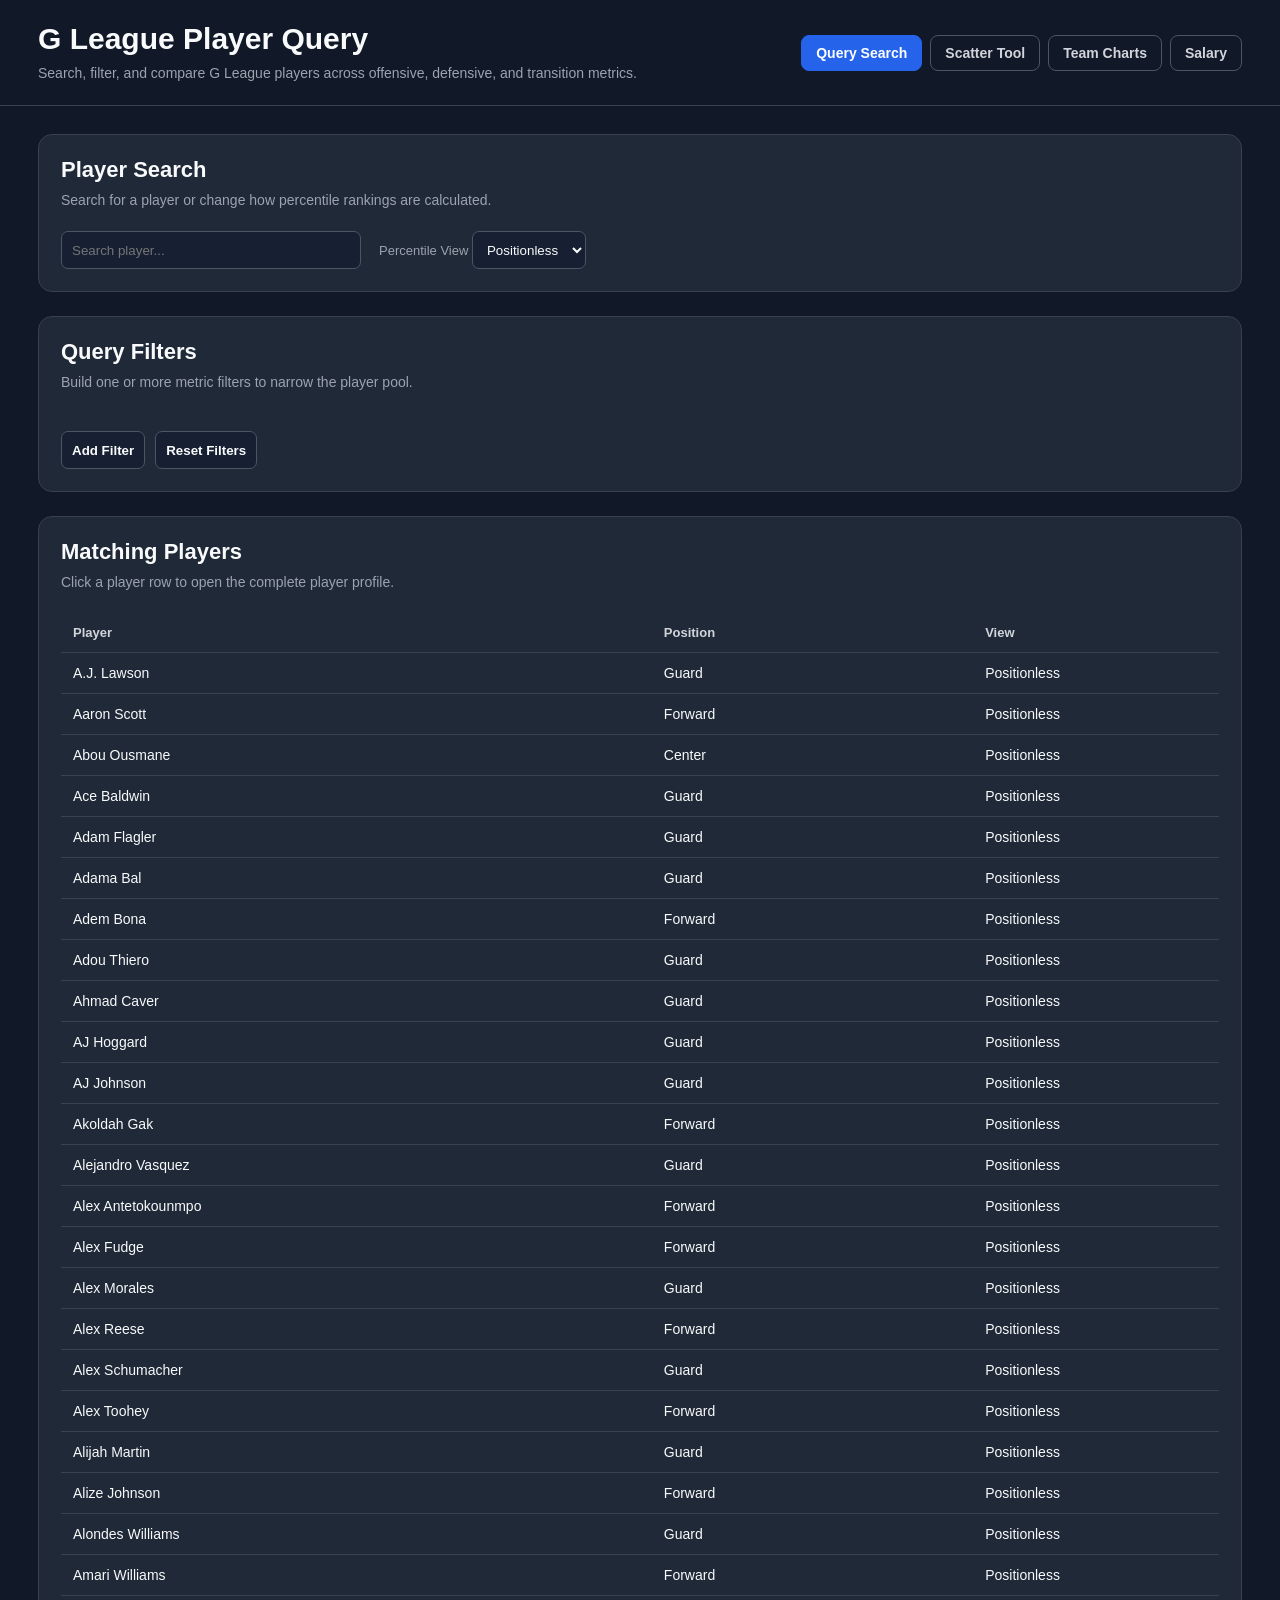
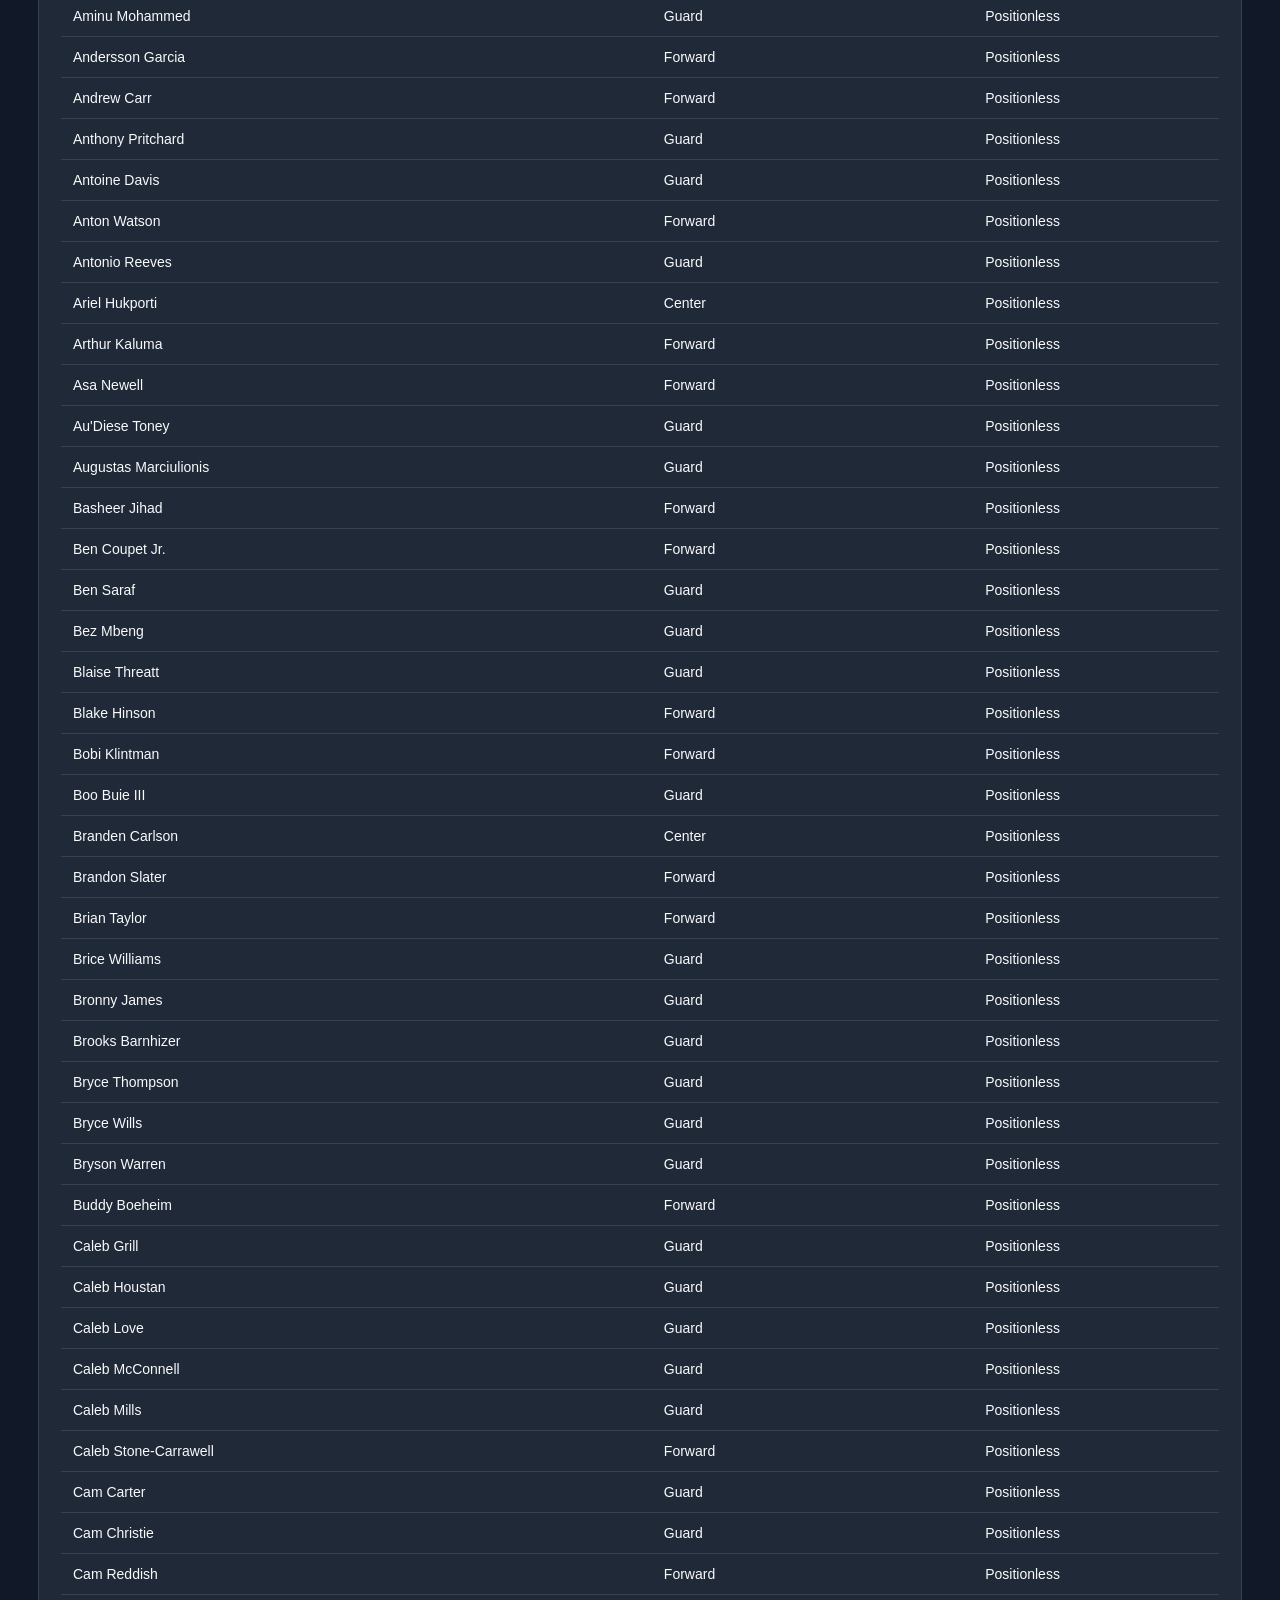
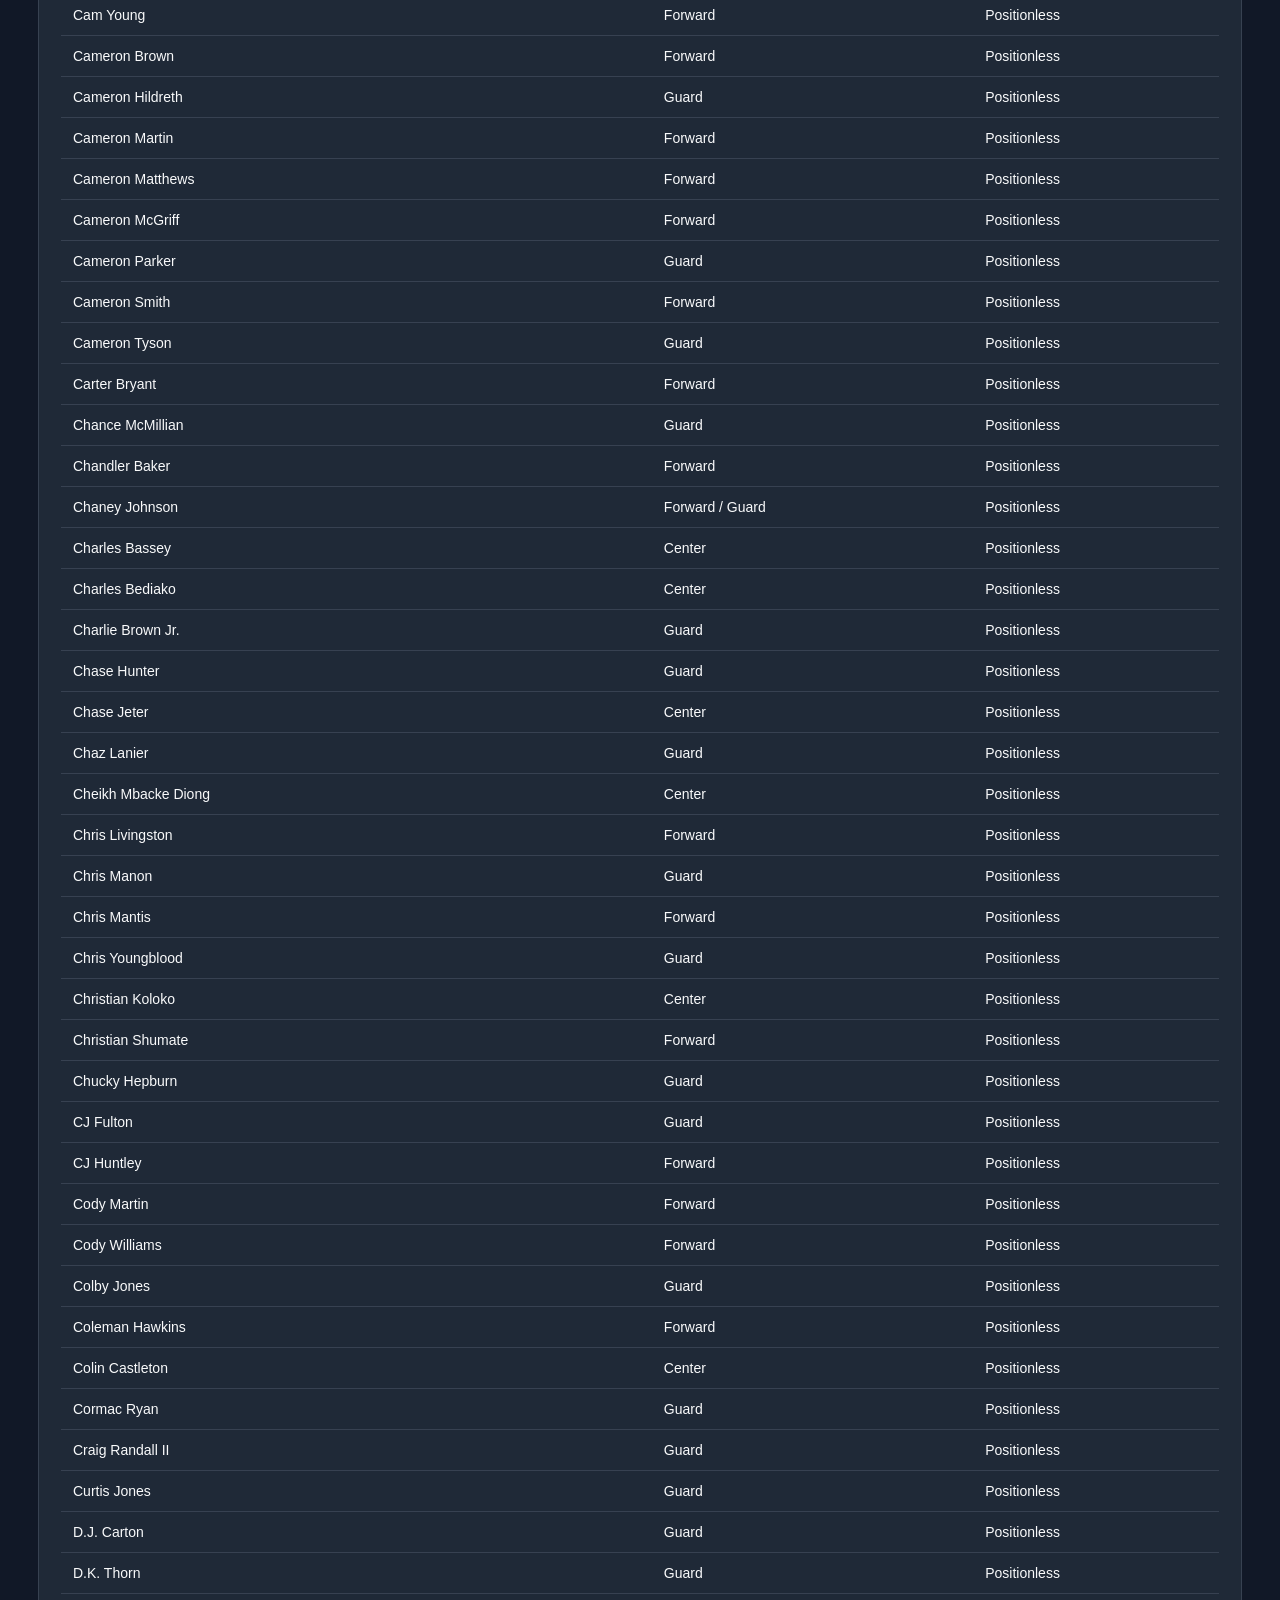
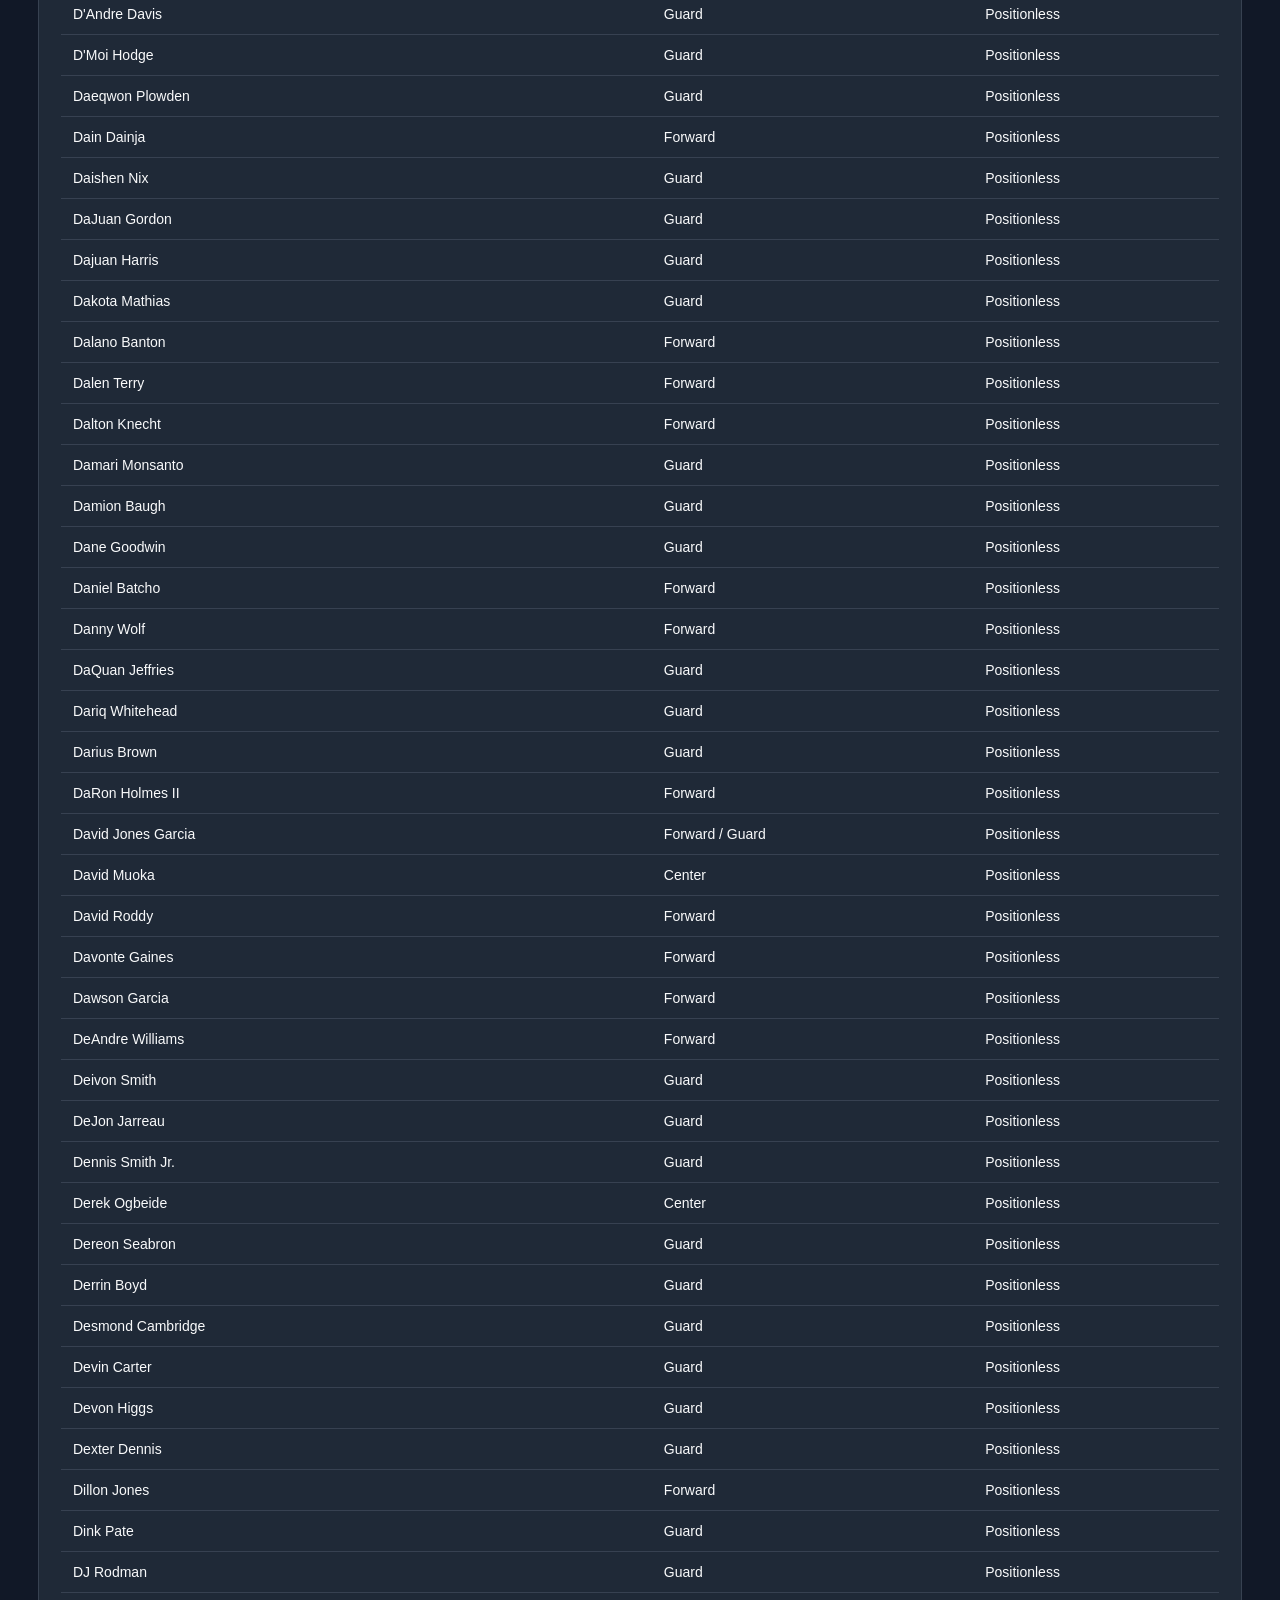
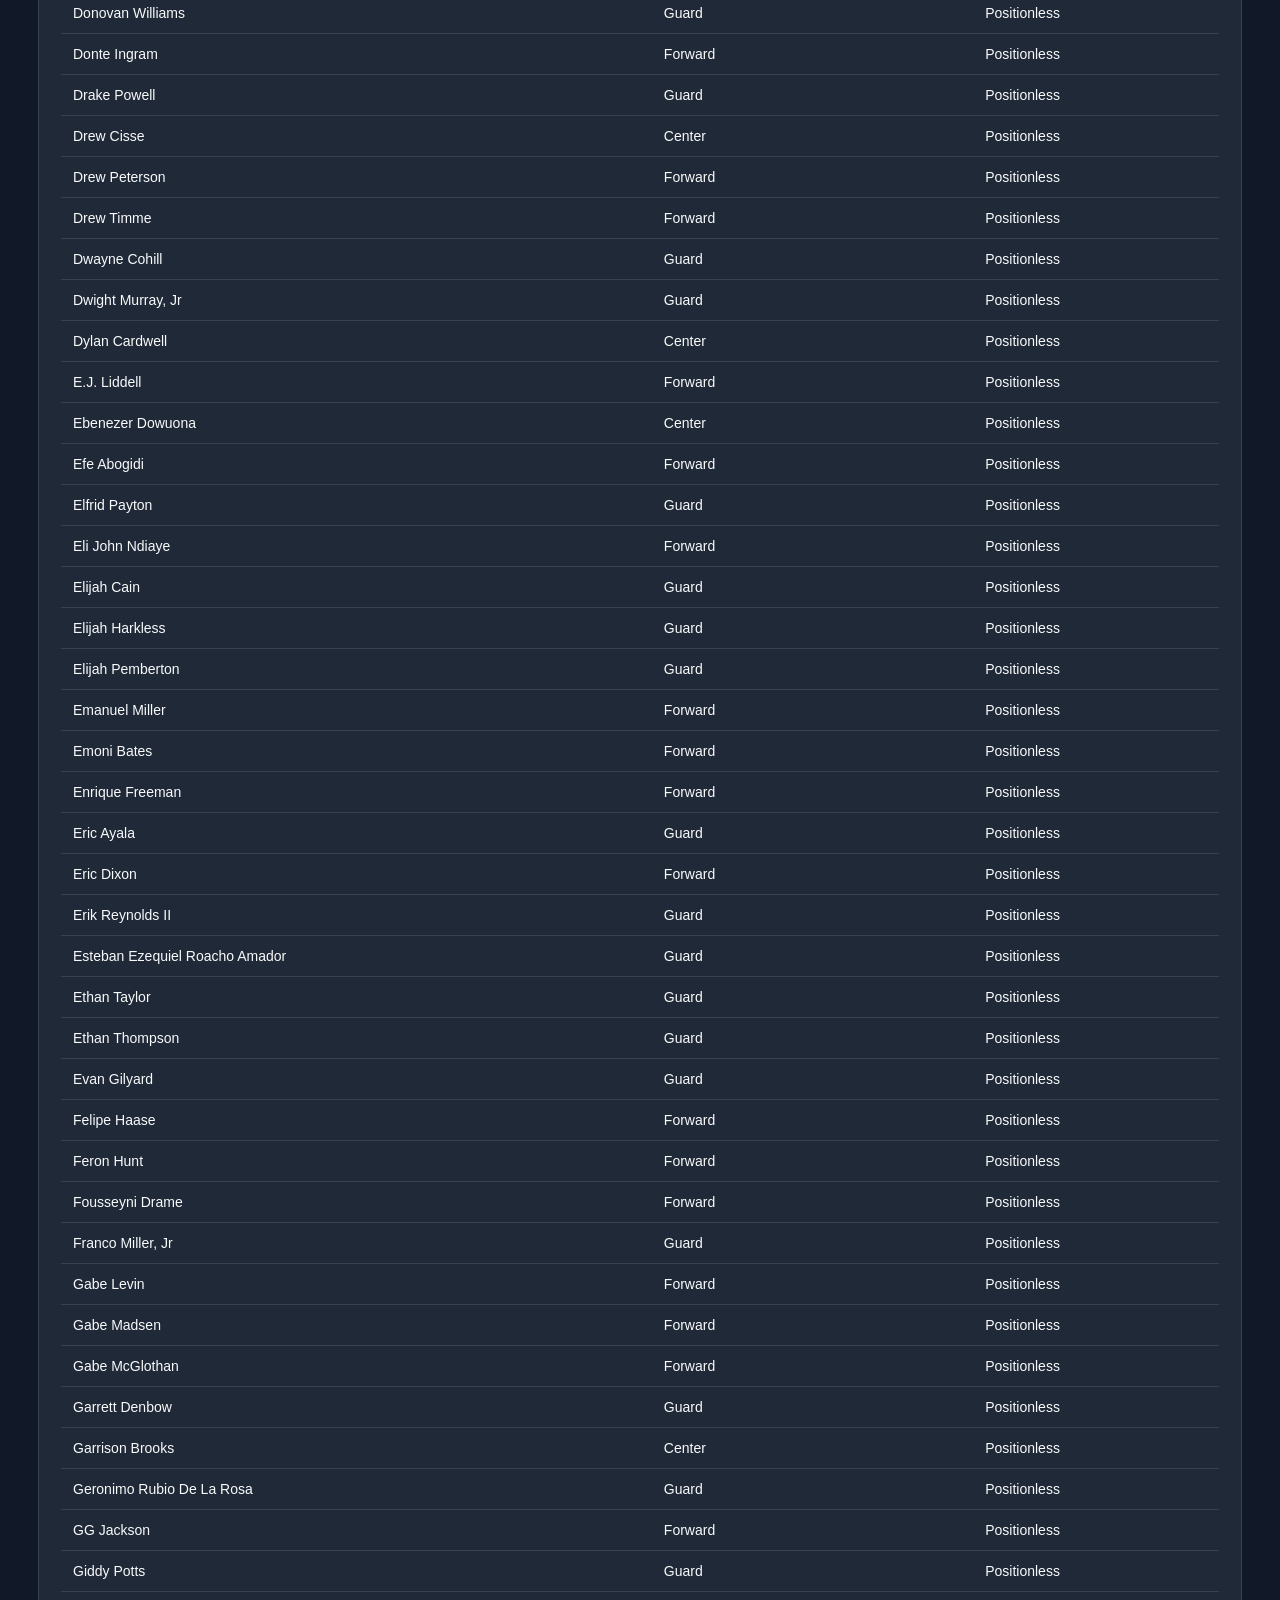
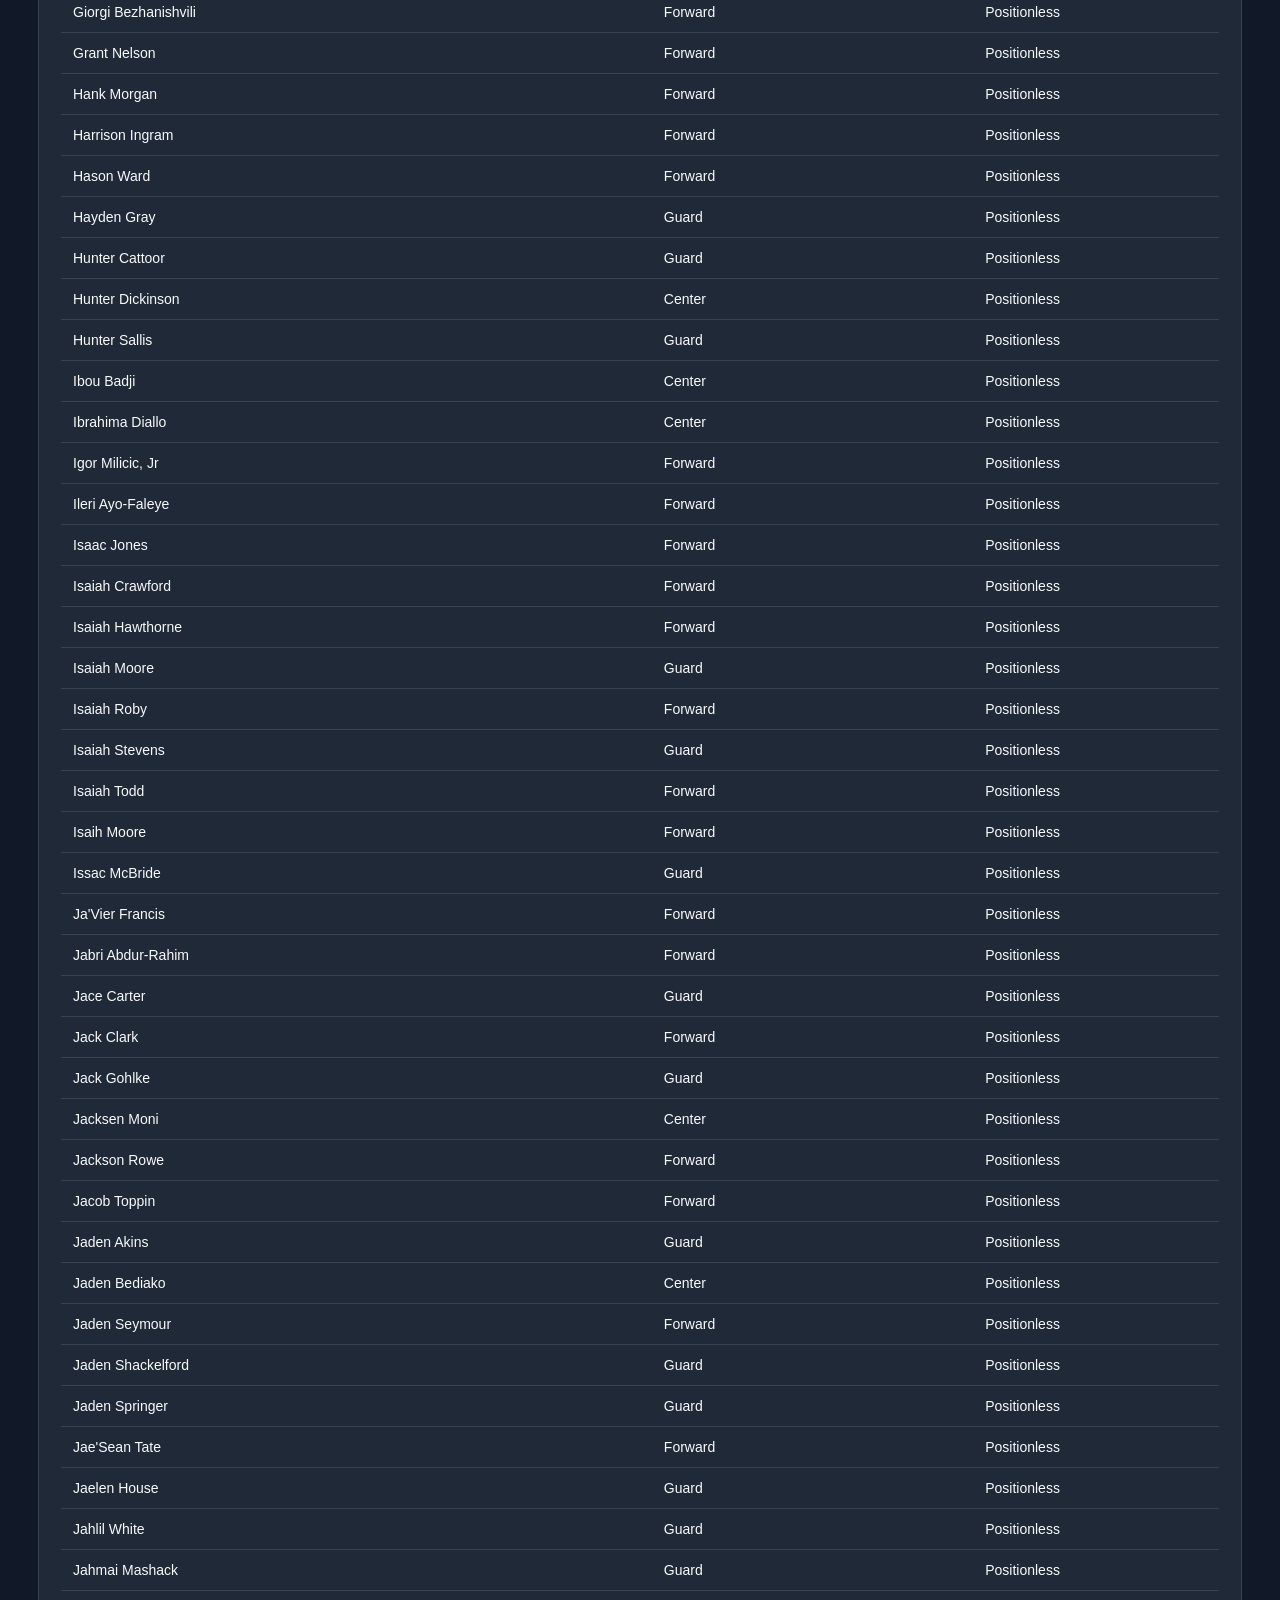
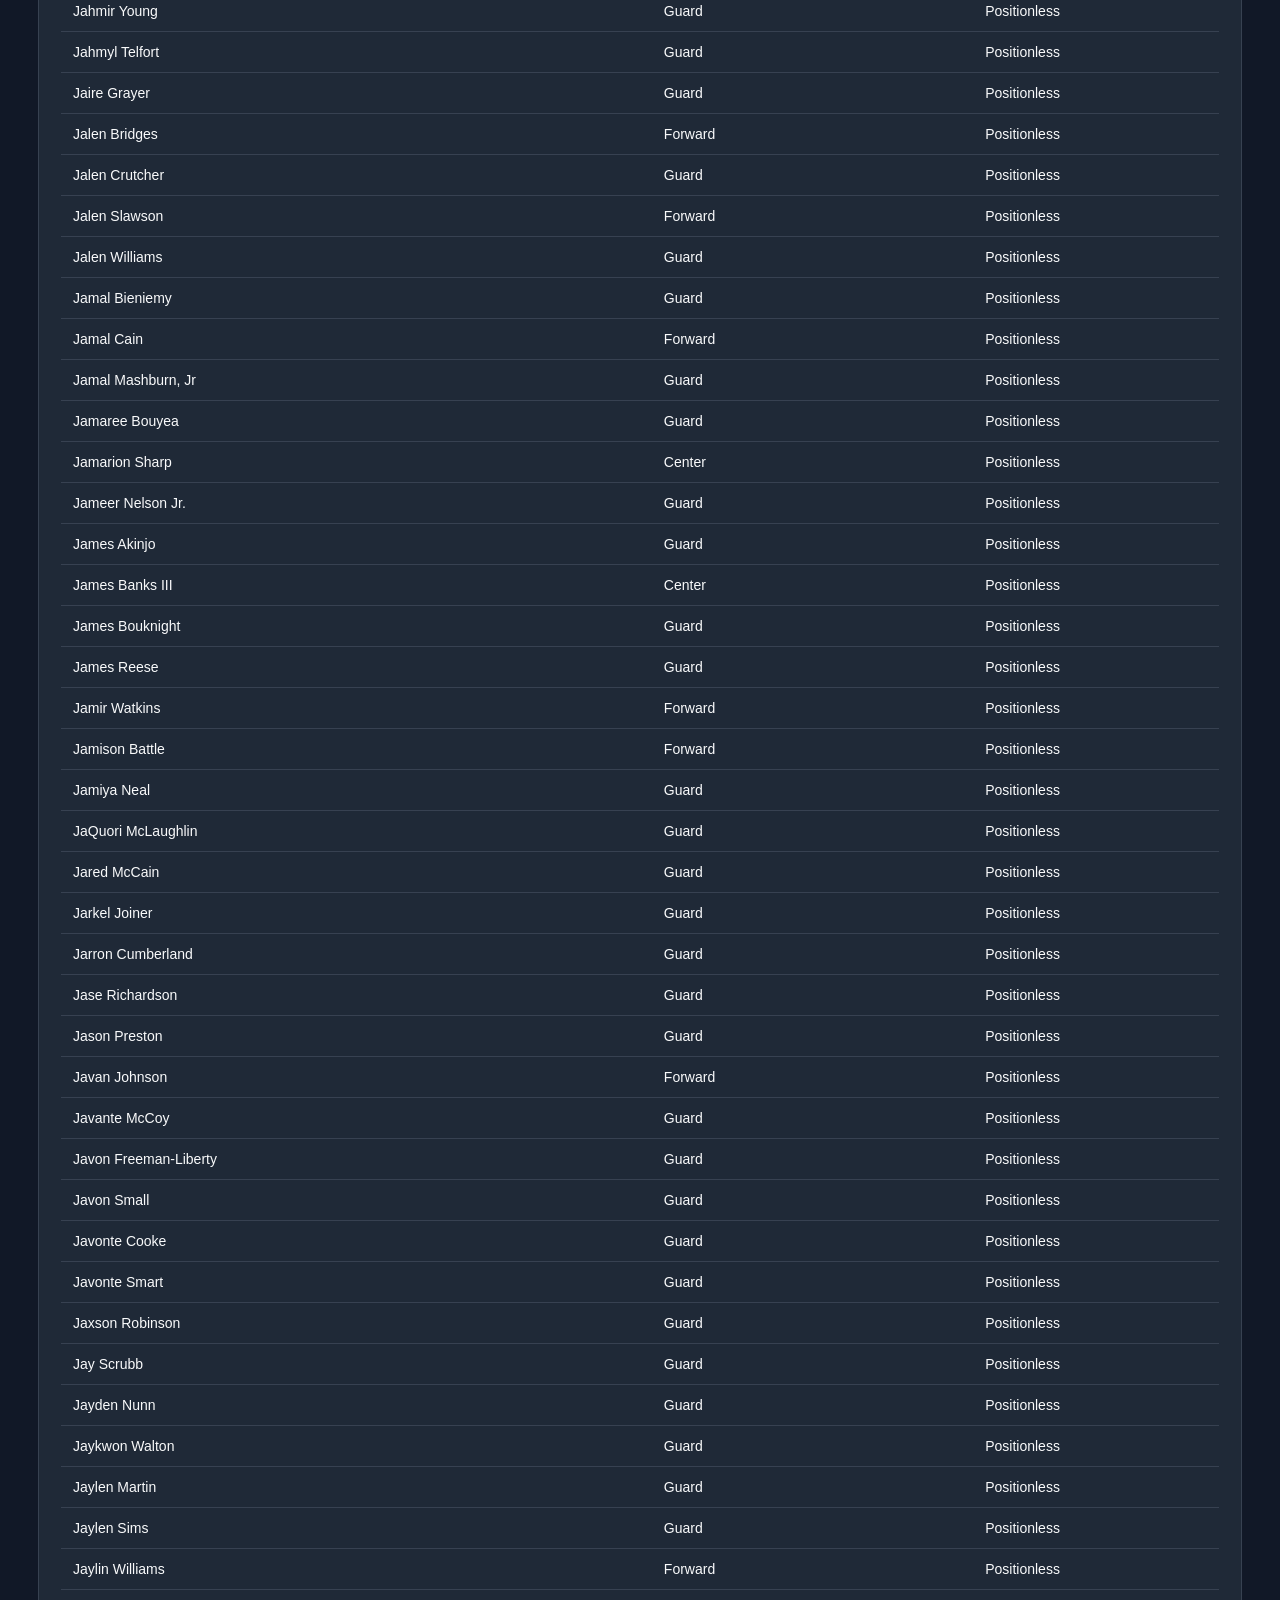
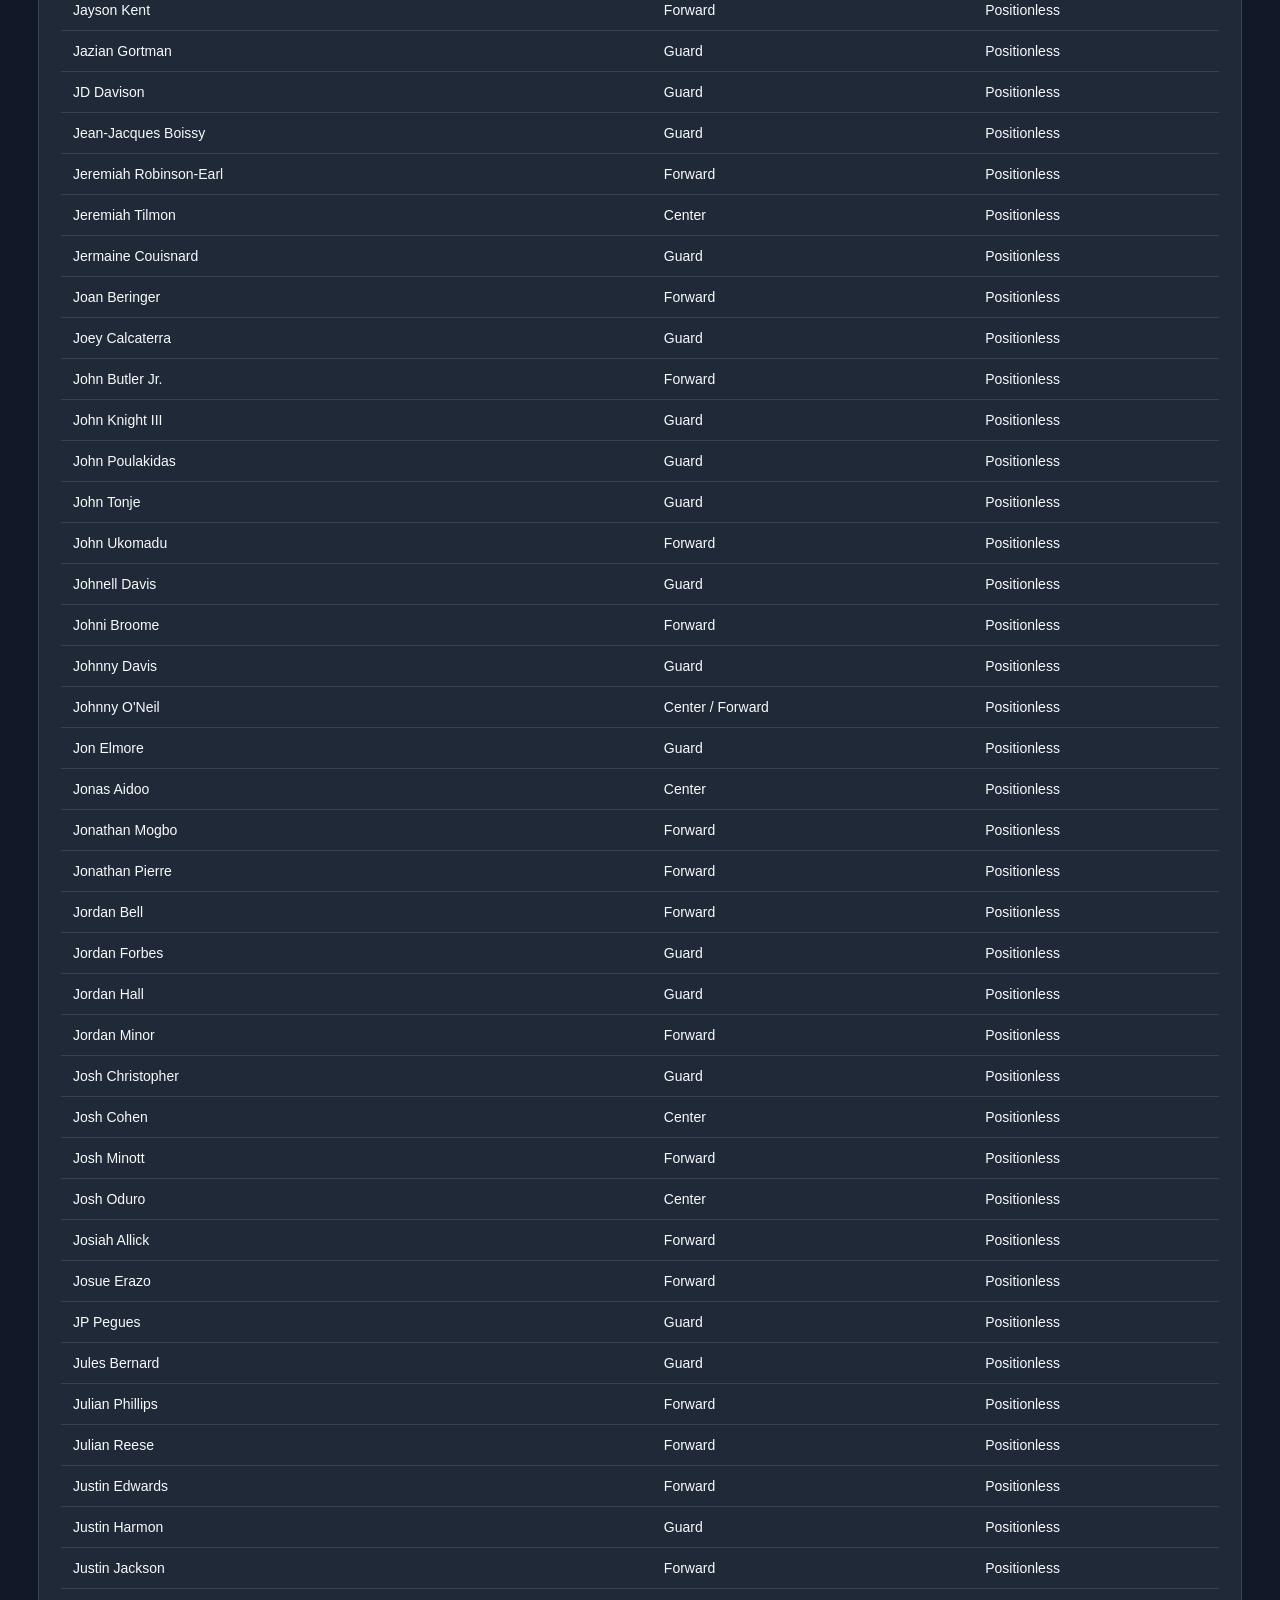
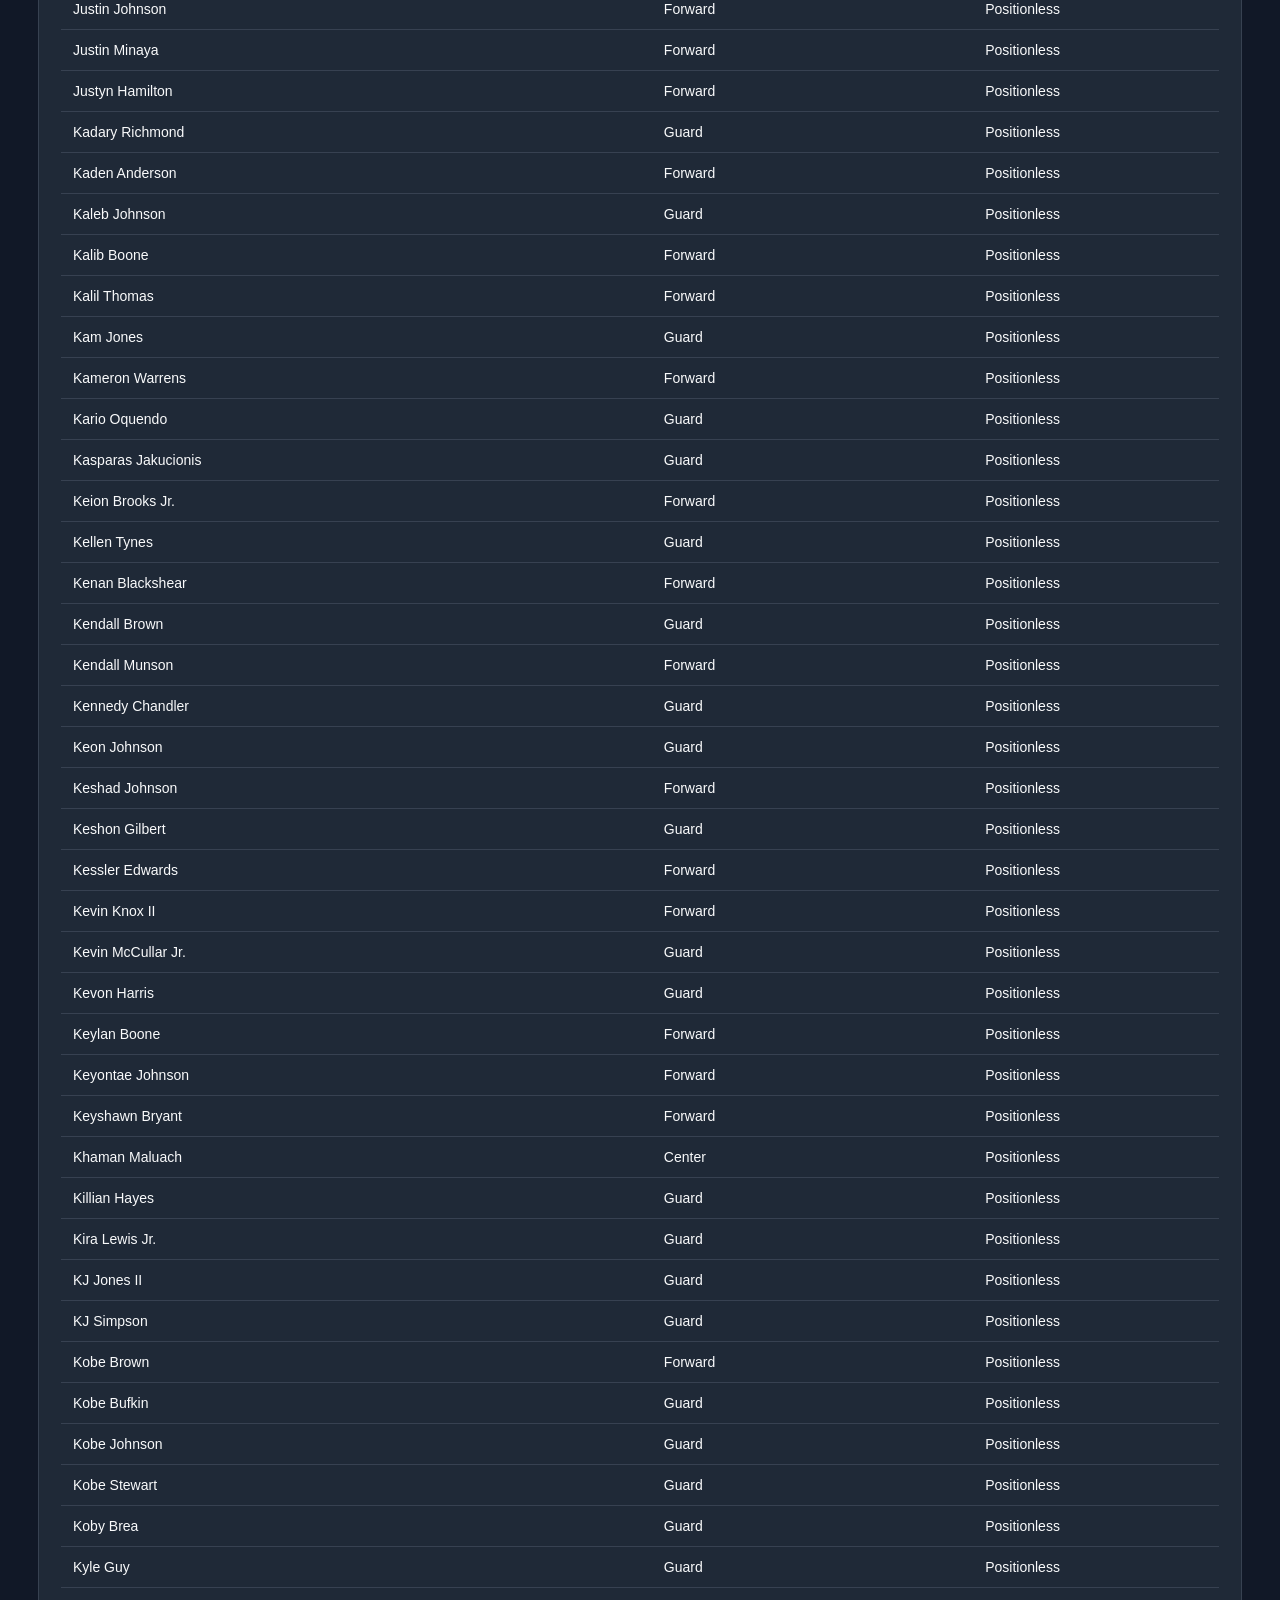
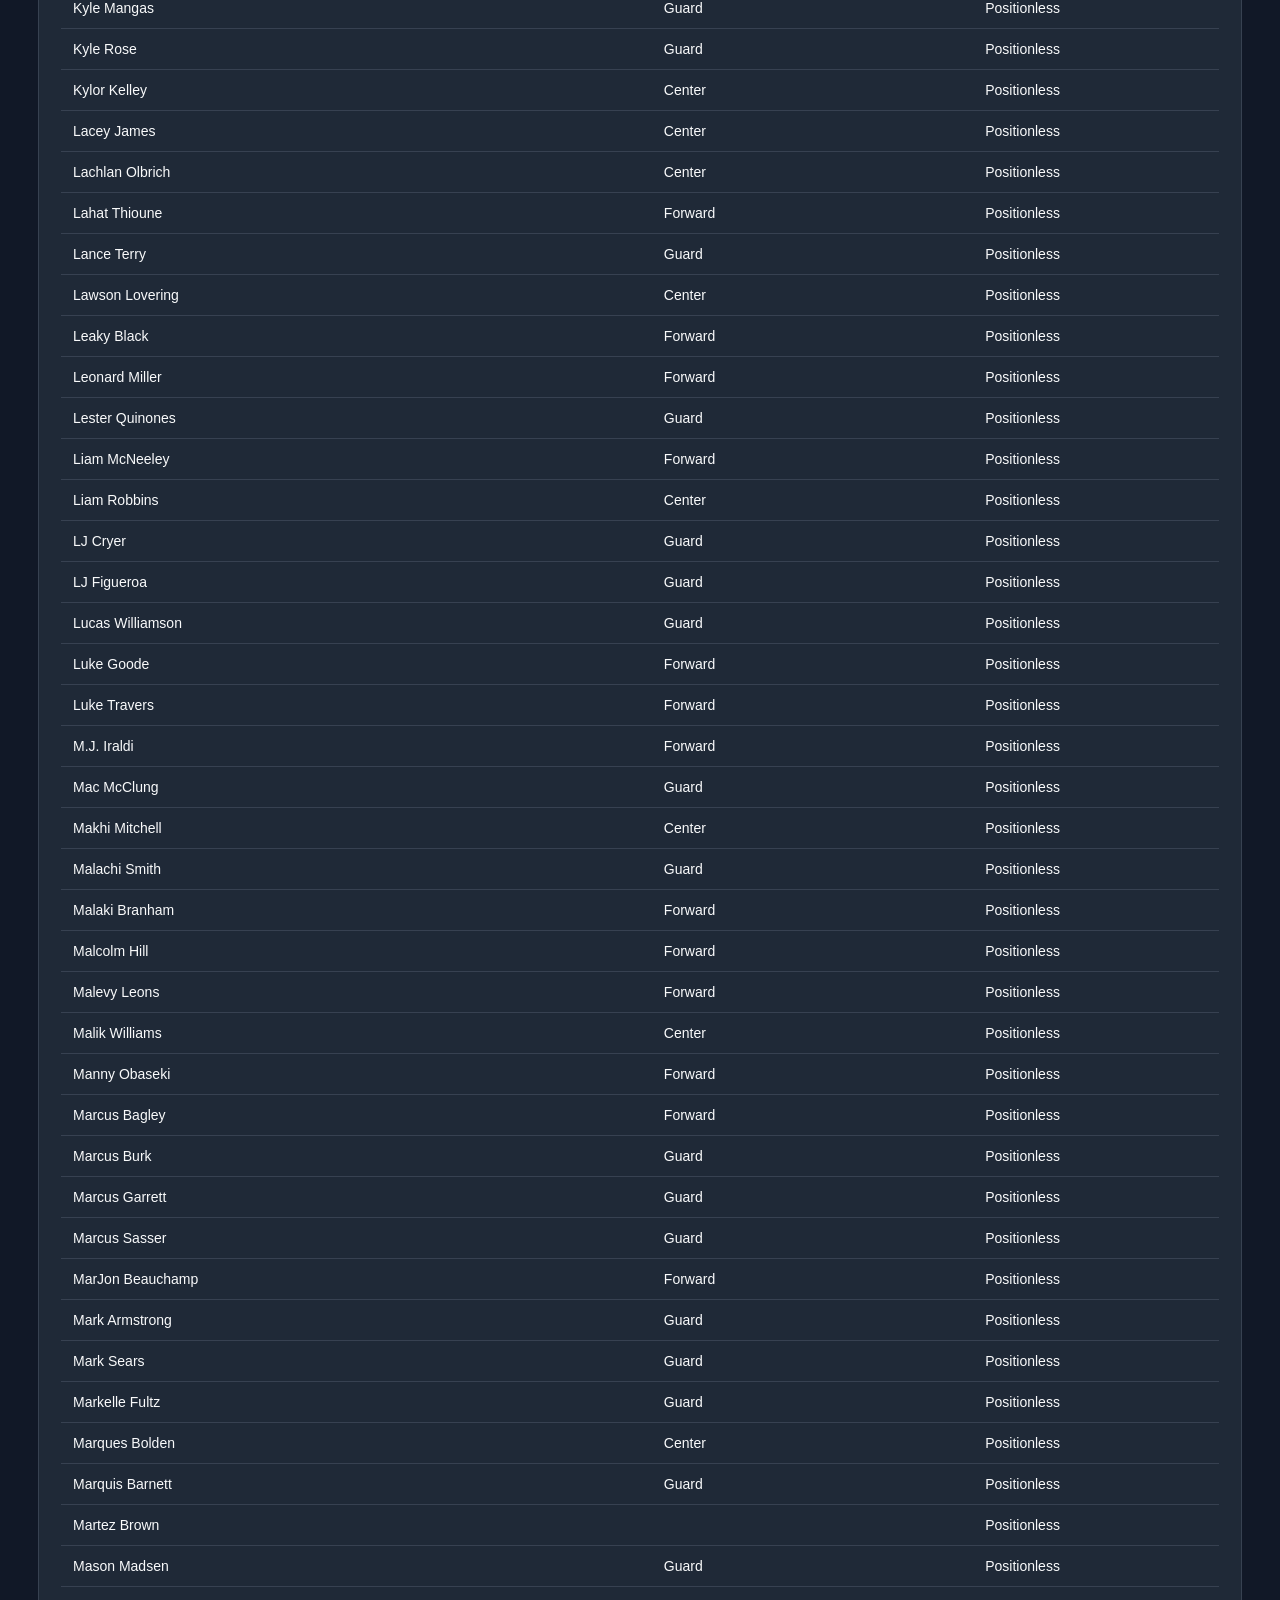
<file: docs/index.html>
<!DOCTYPE html>
<html lang="en">
<head>
    <meta charset="UTF-8">
    <meta name="viewport" content="width=device-width, initial-scale=1.0">

    <title>G League Player Query Dashboard</title>

    <link rel="stylesheet" href="style.css">
</head>

<body>

<header class="page-header">
    <div>
        <h1>G League Player Query</h1>
        <p>
            Search, filter, and compare G League players across
            offensive, defensive, and transition metrics.
        </p>
    </div>

  <nav class="dashboard-nav">

    <a
        href="index.html"
        class="dashboard-nav-link active"
    >
        Query Search
    </a>

    <a
        href="scatter.html"
        class="dashboard-nav-link"
    >
        Scatter Tool
    </a>

    <a
        href="team-charts.html"
        class="dashboard-nav-link"
    >
        Team Charts
    </a>

    <a
        href="salary/"
        class="dashboard-nav-link"
    >
        Salary
    </a>

</nav>
</header>

<main class="page-content">

    <section class="dashboard-card">

        <div class="section-heading">
            <div>
                <h2>Player Search</h2>

                <p>
                    Search for a player or change how percentile
                    rankings are calculated.
                </p>
            </div>
        </div>

        <div class="controls">
            <input
                id="searchInput"
                type="text"
                placeholder="Search player..."
            >

            <label>
                Percentile View

                <select id="percentileViewSelect">
                    <option value="positionless">
                        Positionless
                    </option>

                    <option value="position">
                        Position
                    </option>
                </select>
            </label>
        </div>

    </section>


    <section class="dashboard-card">

        <div class="section-heading">
            <div>
                <h2>Query Filters</h2>

                <p>
                    Build one or more metric filters to narrow
                    the player pool.
                </p>
            </div>
        </div>

        <div id="filters"></div>

        <div class="button-row">
            <button id="addFilterBtn">
                Add Filter
            </button>

            <button id="resetFiltersBtn">
                Reset Filters
            </button>
        </div>

    </section>


    <section class="dashboard-card">

        <div class="section-heading">
            <div>
                <h2>Matching Players</h2>

                <p>
                    Click a player row to open the complete
                    player profile.
                </p>
            </div>
        </div>

        <div class="table-scroll">
            <table id="playerTable">
                <thead></thead>
                <tbody></tbody>
            </table>
        </div>

    </section>

</main>

<script src="app.js?v=4"></script>

</body>
</html>
</file>
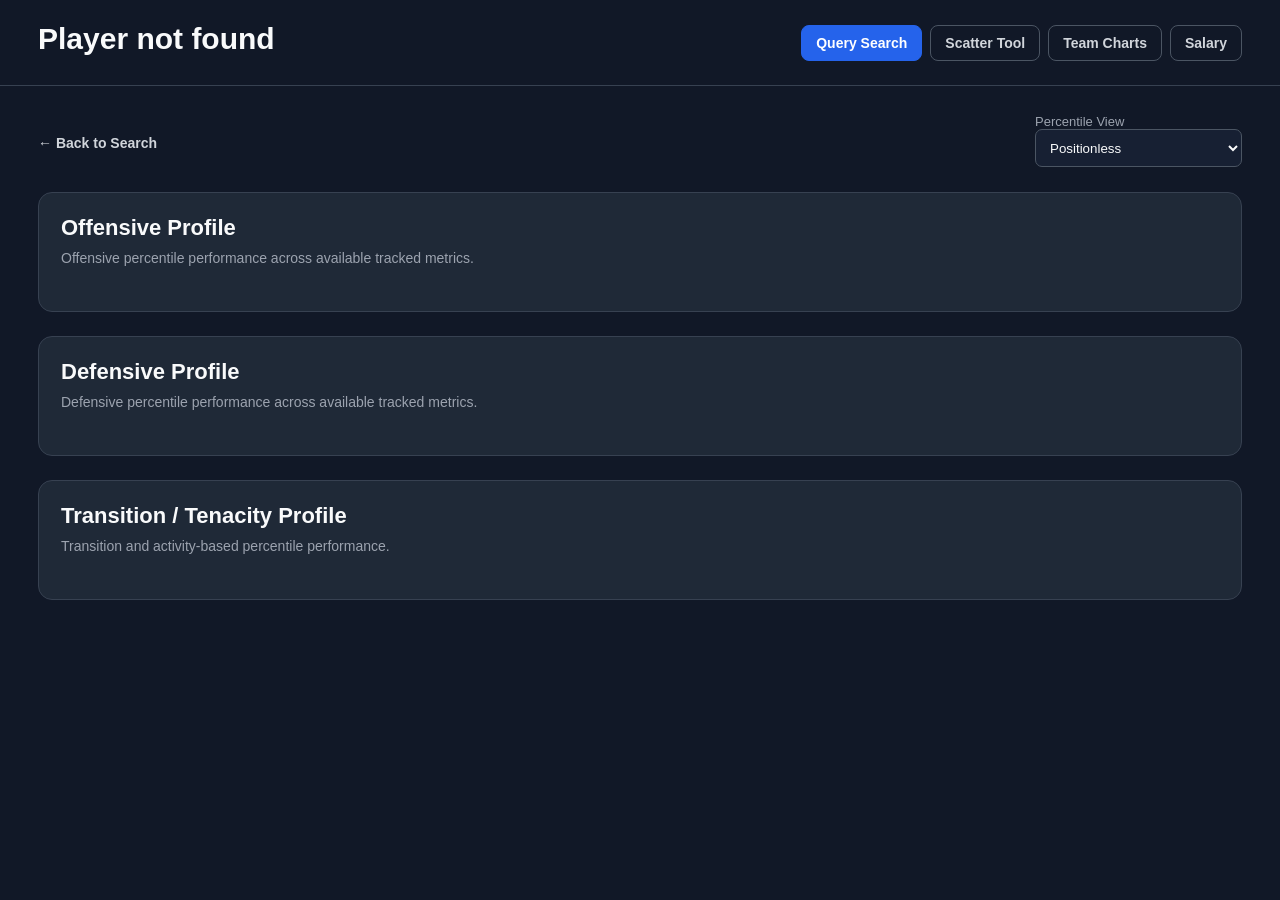
<file: docs/player.html>
<!DOCTYPE html>
<html lang="en">
<head>
    <meta charset="UTF-8">
    <meta name="viewport" content="width=device-width, initial-scale=1.0">

    <title>G League Player Profile</title>

    <link rel="stylesheet" href="style.css">
</head>

<body>

<header class="page-header">
    <div>
        <h1 id="playerName">
            Player Profile
        </h1>

        <p id="playerInfo">
            G League player percentile profile
        </p>
    </div>

  <nav class="dashboard-nav">

    <a
        href="index.html"
        class="dashboard-nav-link active"
    >
        Query Search
    </a>

    <a
        href="scatter.html"
        class="dashboard-nav-link"
    >
        Scatter Tool
    </a>

    <a
        href="team-charts.html"
        class="dashboard-nav-link"
    >
        Team Charts
    </a>

    <a
        href="salary/"
        class="dashboard-nav-link"
    >
        Salary
    </a>

</nav>
</header>

<main class="page-content">

    <div class="player-toolbar">

        <a
            href="index.html"
            class="back-link"
        >
            ← Back to Search
        </a>

        <div class="player-view-control">
            <label>
                Percentile View

                <select id="percentileViewSelect">
                    <option value="positionless">
                        Positionless
                    </option>

                    <option value="position">
                        Position
                    </option>
                </select>
            </label>
        </div>

    </div>


    <section class="dashboard-card player-profile-card">

        <div class="section-heading">
            <div>
                <h2>Offensive Profile</h2>

                <p>
                    Offensive percentile performance across
                    available tracked metrics.
                </p>
            </div>
        </div>

        <div
            id="offenseChart"
            class="chart"
        ></div>

    </section>


    <section class="dashboard-card player-profile-card">

        <div class="section-heading">
            <div>
                <h2>Defensive Profile</h2>

                <p>
                    Defensive percentile performance across
                    available tracked metrics.
                </p>
            </div>
        </div>

        <div
            id="defenseChart"
            class="chart"
        ></div>

    </section>


    <section class="dashboard-card player-profile-card">

        <div class="section-heading">
            <div>
                <h2>
                    Transition / Tenacity Profile
                </h2>

                <p>
                    Transition and activity-based percentile
                    performance.
                </p>
            </div>
        </div>

        <div
            id="transitionChart"
            class="chart"
        ></div>

    </section>

</main>

<script src="player.js"></script>

</body>
</html>
</file>
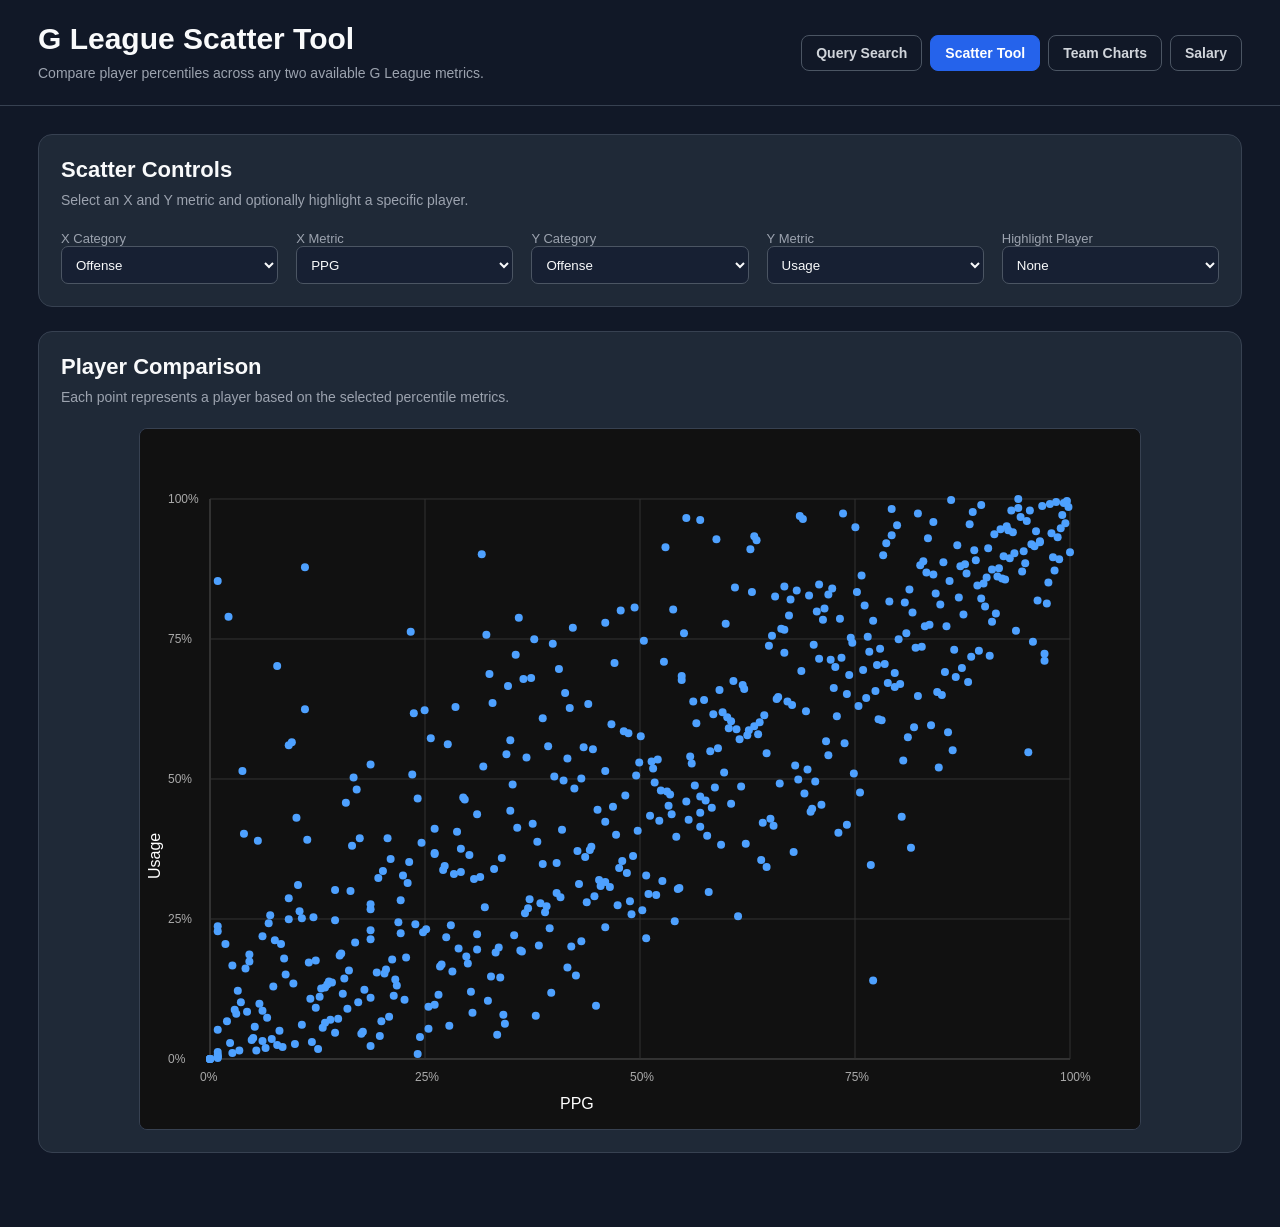
<file: docs/scatter.html>
<!DOCTYPE html>
<html lang="en">
<head>
    <meta charset="UTF-8">
    <meta name="viewport" content="width=device-width, initial-scale=1.0">

    <title>G League Scatter Tool</title>

    <link rel="stylesheet" href="style.css">
</head>

<body>

<header class="page-header">
    <div>
        <h1>G League Scatter Tool</h1>

        <p>
            Compare player percentiles across any two available
            G League metrics.
        </p>
    </div>

    <nav class="dashboard-nav">

    <a
        href="index.html"
        class="dashboard-nav-link"
    >
        Query Search
    </a>

    <a
        href="scatter.html"
        class="dashboard-nav-link active"
    >
        Scatter Tool
    </a>

    <a
        href="team-charts.html"
        class="dashboard-nav-link"
    >
        Team Charts
    </a>

    <a
        href="salary/"
        class="dashboard-nav-link"
    >
        Salary
    </a>

</nav>
</header>

<main class="page-content">

    <section class="dashboard-card">

        <div class="section-heading">
            <div>
                <h2>Scatter Controls</h2>

                <p>
                    Select an X and Y metric and optionally
                    highlight a specific player.
                </p>
            </div>
        </div>

        <div class="controls scatter-controls">

            <div>
                <label>X Category</label>
                <select id="xCategory"></select>
            </div>

            <div>
                <label>X Metric</label>
                <select id="xMetric"></select>
            </div>

            <div>
                <label>Y Category</label>
                <select id="yCategory"></select>
            </div>

            <div>
                <label>Y Metric</label>
                <select id="yMetric"></select>
            </div>

            <div>
                <label>Highlight Player</label>
                <select id="highlightPlayer"></select>
            </div>

        </div>

    </section>


    <section class="dashboard-card">

        <div class="section-heading">
            <div>
                <h2>Player Comparison</h2>

                <p>
                    Each point represents a player based on the
                    selected percentile metrics.
                </p>
            </div>
        </div>

        <div class="canvas-wrap">
            <canvas
                id="scatterCanvas"
                width="1000"
                height="700"
            ></canvas>
        </div>

    </section>

</main>

<script src="scatter.js"></script>

</body>
</html>
</file>
<file: docs/style.css>
* {
    box-sizing: border-box;
}


:root {
    color-scheme: dark;

    --bg: #111827;
    --panel: #1f2937;
    --panel-deep: #172033;

    --border: #374151;
    --border-light: #4b5563;

    --text: #f9fafb;
    --muted: #9ca3af;
    --muted-light: #d1d5db;

    --blue: #2563eb;
    --blue-hover: #1d4ed8;
}


body {
    margin: 0;

    font-family:
        Inter,
        Arial,
        Helvetica,
        sans-serif;

    background: var(--bg);
    color: var(--text);
}


/* ============================================================
   HEADER / HUD
============================================================ */

.page-header {
    padding: 22px 38px;

    display: flex;
    align-items: center;
    justify-content: space-between;

    gap: 24px;

    border-bottom: 1px solid var(--border);
}


.page-header h1 {
    margin: 0;

    font-size: 30px;
}


.page-header p {
    margin: 7px 0 0;

    color: var(--muted);

    font-size: 14px;
    line-height: 1.45;
}


.dashboard-nav {
    display: flex;
    align-items: center;

    gap: 8px;

    flex-shrink: 0;
}


.dashboard-nav-link {
    padding: 9px 14px;

    border: 1px solid var(--border-light);
    border-radius: 8px;

    color: var(--muted-light);

    text-decoration: none;

    font-size: 14px;
    font-weight: 600;

    transition:
        background-color 0.15s ease,
        border-color 0.15s ease,
        color 0.15s ease;
}


.dashboard-nav-link:hover {
    background: var(--border);

    color: #ffffff;

    text-decoration: none;
}


.dashboard-nav-link.active {
    background: var(--blue);

    border-color: var(--blue);

    color: #ffffff;
}


/* ============================================================
   PAGE CONTENT
============================================================ */

.page-content {
    padding: 28px 38px 50px;
}


.dashboard-card {
    margin-bottom: 24px;

    padding: 22px;

    background: var(--panel);

    border: 1px solid var(--border);
    border-radius: 14px;
}


.section-heading {
    margin-bottom: 20px;
}


.section-heading h2 {
    margin: 0 0 7px;

    font-size: 22px;
}


.section-heading p {
    margin: 0;

    max-width: 760px;

    color: var(--muted);

    font-size: 14px;
    line-height: 1.5;
}


/* ============================================================
   LINKS
============================================================ */

a {
    color: var(--muted-light);

    text-decoration: none;
}


a:hover {
    color: #ffffff;

    text-decoration: underline;
}


/* ============================================================
   FORM ELEMENTS
============================================================ */

label {
    display: block;

    margin-bottom: 5px;

    color: var(--muted);

    font-size: 13px;
}


input,
select,
button {
    min-height: 38px;

    padding: 8px 10px;

    background: var(--panel-deep);

    border: 1px solid var(--border-light);
    border-radius: 7px;

    color: var(--text);

    font-family: inherit;
}


input:focus,
select:focus,
button:focus {
    outline: 2px solid rgba(37, 99, 235, 0.45);
    outline-offset: 1px;

    border-color: #3b82f6;
}


input {
    width: 300px;
}


button {
    cursor: pointer;

    font-weight: 600;

    transition:
        background-color 0.15s ease,
        border-color 0.15s ease;
}


button:hover {
    background: #263449;

    border-color: #64748b;
}


.controls {
    display: flex;
    align-items: flex-end;
    flex-wrap: wrap;

    gap: 18px;
}


.controls label {
    margin: 0;
}


.button-row {
    margin-top: 18px;

    display: flex;

    gap: 10px;
}


/* ============================================================
   FILTERS
============================================================ */

#filters {
    display: flex;
    flex-direction: column;

    gap: 12px;
}


.filter-row {
    display: grid !important;

    grid-template-columns:
        100px
        220px
        60px
        100px
        100px
        90px;

    column-gap: 10px;

    align-items: center;

    width: fit-content;
}


.filter-row select,
.filter-row input,
.filter-row button,
.filter-row span {
    height: 36px;

    box-sizing: border-box;

    margin: 0;
}


.filter-row select,
.filter-row input,
.filter-row button {
    width: 100%;
}


.filter-row select {
    max-width: 320px;
}


.filter-row span {
    display: flex;
    align-items: center;

    white-space: nowrap;
}


.value-input {
    width: 100%;

    box-sizing: border-box;
}


/* ============================================================
   TABLE
============================================================ */

.table-scroll {
    width: 100%;

    overflow-x: auto;
}


table {
    width: 100%;

    border-collapse: collapse;
}


th,
td {
    padding: 12px;

    border-bottom: 1px solid var(--border);

    text-align: left;

    white-space: nowrap;
}


th {
    color: var(--muted-light);

    font-size: 13px;
    font-weight: 700;
}


td {
    font-size: 14px;
}


tbody tr {
    cursor: pointer;

    transition:
        background-color 0.15s ease;
}


tbody tr:hover {
    background: #263244;
}


/* ============================================================
   SCATTER TOOL
============================================================ */

.scatter-controls {
    align-items: end;
}


.scatter-controls > div {
    min-width: 180px;

    flex: 1 1 180px;
}


.scatter-controls select {
    width: 100%;
}


.canvas-wrap {
    width: 100%;

    overflow-x: auto;
}


canvas {
    display: block;

    margin: 0 auto;

    max-width: 100%;

    border: 1px solid var(--border);
    border-radius: 8px;

    background: #111827;
}


/* ============================================================
   PLAYER PAGE
============================================================ */

.player-toolbar {
    margin-bottom: 20px;

    display: flex;
    align-items: center;
    justify-content: space-between;

    gap: 20px;
}


.back-link {
    padding: 8px 0;

    color: var(--muted-light);

    font-size: 14px;
    font-weight: 600;
}


.player-view-control {
    min-width: 190px;
}


.player-view-control select {
    width: 100%;
}


.player-profile-card {
    overflow-x: auto;
}


.chart {
    max-width: 1100px;
}


/* ============================================================
   PLAYER PROFILE BARS
============================================================ */

.bar-row {
    display: grid;

    grid-template-columns:
        280px
        minmax(280px, 1fr)
        120px;

    gap: 12px;

    align-items: center;

    margin-bottom: 8px;
}


.bar-raw {
    color: #ccc;

    font-size: 13px;

    white-space: nowrap;
}


.bar-label {
    color: #ddd;

    font-size: 14px;
}


.bar-wrap {
    height: 24px;

    overflow: hidden;

    background: #222;

    border: 1px solid #333;
    border-radius: 4px;
}


.bar-fill {
    min-width: 35px;
    height: 100%;

    padding-left: 8px;

    color: white;

    font-size: 13px;
    line-height: 24px;

    transition:
        background-color 0.2s ease;
}


.bar-empty {
    padding-left: 8px;

    color: #777;

    font-size: 13px;
    line-height: 24px;
}


/* ============================================================
   RESPONSIVE
============================================================ */

@media (max-width: 850px) {

    .page-header {
        padding: 20px;

        align-items: flex-start;
        flex-direction: column;
    }


    .dashboard-nav {
        width: 100%;

        overflow-x: auto;
    }


    .dashboard-nav-link {
        white-space: nowrap;
    }


    .page-content {
        padding: 20px;
    }


    .player-toolbar {
        align-items: flex-start;
        flex-direction: column;
    }


    .filter-row {
        grid-template-columns:
            90px
            190px
            60px
            90px
            90px
            80px;
    }


    .bar-row {
        grid-template-columns:
            200px
            minmax(240px, 1fr)
            100px;
    }
}
</file>
